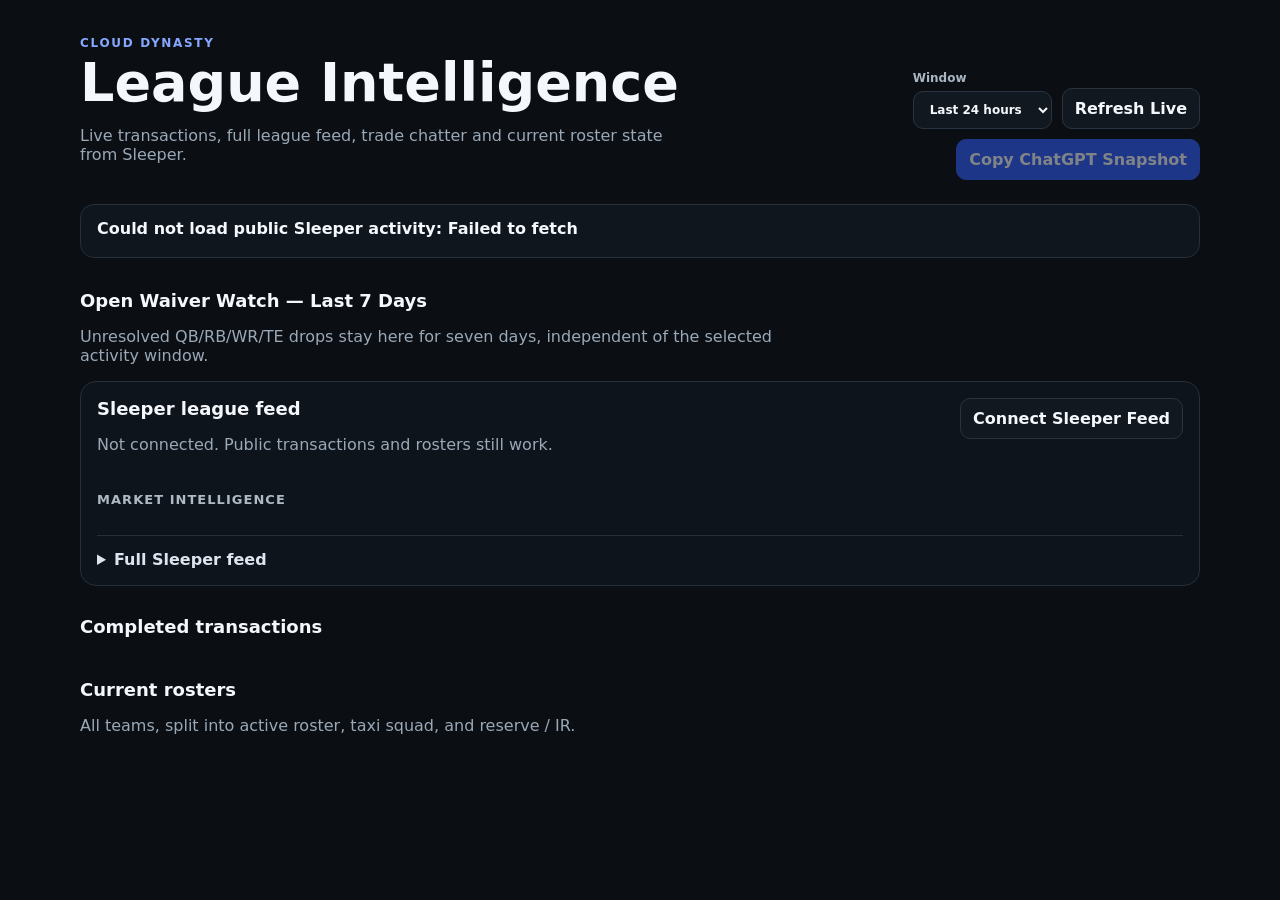
<file: activity/index.html>
<!doctype html>
<html lang="en">
<head>
  <meta charset="utf-8">
  <meta name="viewport" content="width=device-width,initial-scale=1">
  <title>Cloud Dynasty League Intelligence</title>
  <link rel="stylesheet" href="styles.css">
</head>
<body>
  <main class="shell">
    <header>
      <div>
        <p class="eyebrow">CLOUD DYNASTY</p>
        <h1>League Intelligence</h1>
        <p class="sub">Live transactions, full league feed, trade chatter and current roster state from Sleeper.</p>
      </div>
      <div class="controls">
        <label>Window
          <select id="hours">
            <option value="24" selected>Last 24 hours</option>
            <option value="48">Last 48 hours</option>
            <option value="72">Last 72 hours</option>
          </select>
        </label>
        <button id="refresh" type="button">Refresh Live</button>
        <button id="copy" class="primary" type="button" disabled>Copy ChatGPT Snapshot</button>
      </div>
    </header>

    <section class="status-panel">
      <div id="status">Loading…</div>
      <div id="meta"></div>
    </section>

    <section aria-labelledby="waiver-watch-heading">
      <h2 id="waiver-watch-heading">Open Waiver Watch — Last 7 Days</h2>
      <p class="hint">Unresolved QB/RB/WR/TE drops stay here for seven days, independent of the selected activity window.</p>
      <div id="waiver-watch" class="stack"></div>
    </section>

    <section class="feed-panel" aria-labelledby="feed-heading">
      <div class="feed-panel-top">
        <div>
          <h2 id="feed-heading">Sleeper league feed</h2>
          <p id="feed-status" class="hint">Not connected. Public transactions and rosters still work.</p>
        </div>
        <div class="feed-controls" id="feed-controls"></div>
      </div>

      <h3 class="section-label">Market Intelligence</h3>
      <div id="market-intelligence" class="stack"></div>

      <details class="feed-details">
        <summary>Full Sleeper feed</summary>
        <div id="full-feed" class="stack feed-stack"></div>
      </details>
    </section>

    <section>
      <h2>Completed transactions</h2>
      <div id="activity" class="stack"></div>
    </section>

    <section>
      <h2>Current rosters</h2>
      <p class="hint">All teams, split into active roster, taxi squad, and reserve / IR.</p>
      <div id="rosters" class="stack roster-stack"></div>
    </section>
  </main>
  <script src="activity_core.js"></script>
  <script src="sleeper_feed.js"></script>
  <script src="app.js"></script>
</body>
</html>
</file>
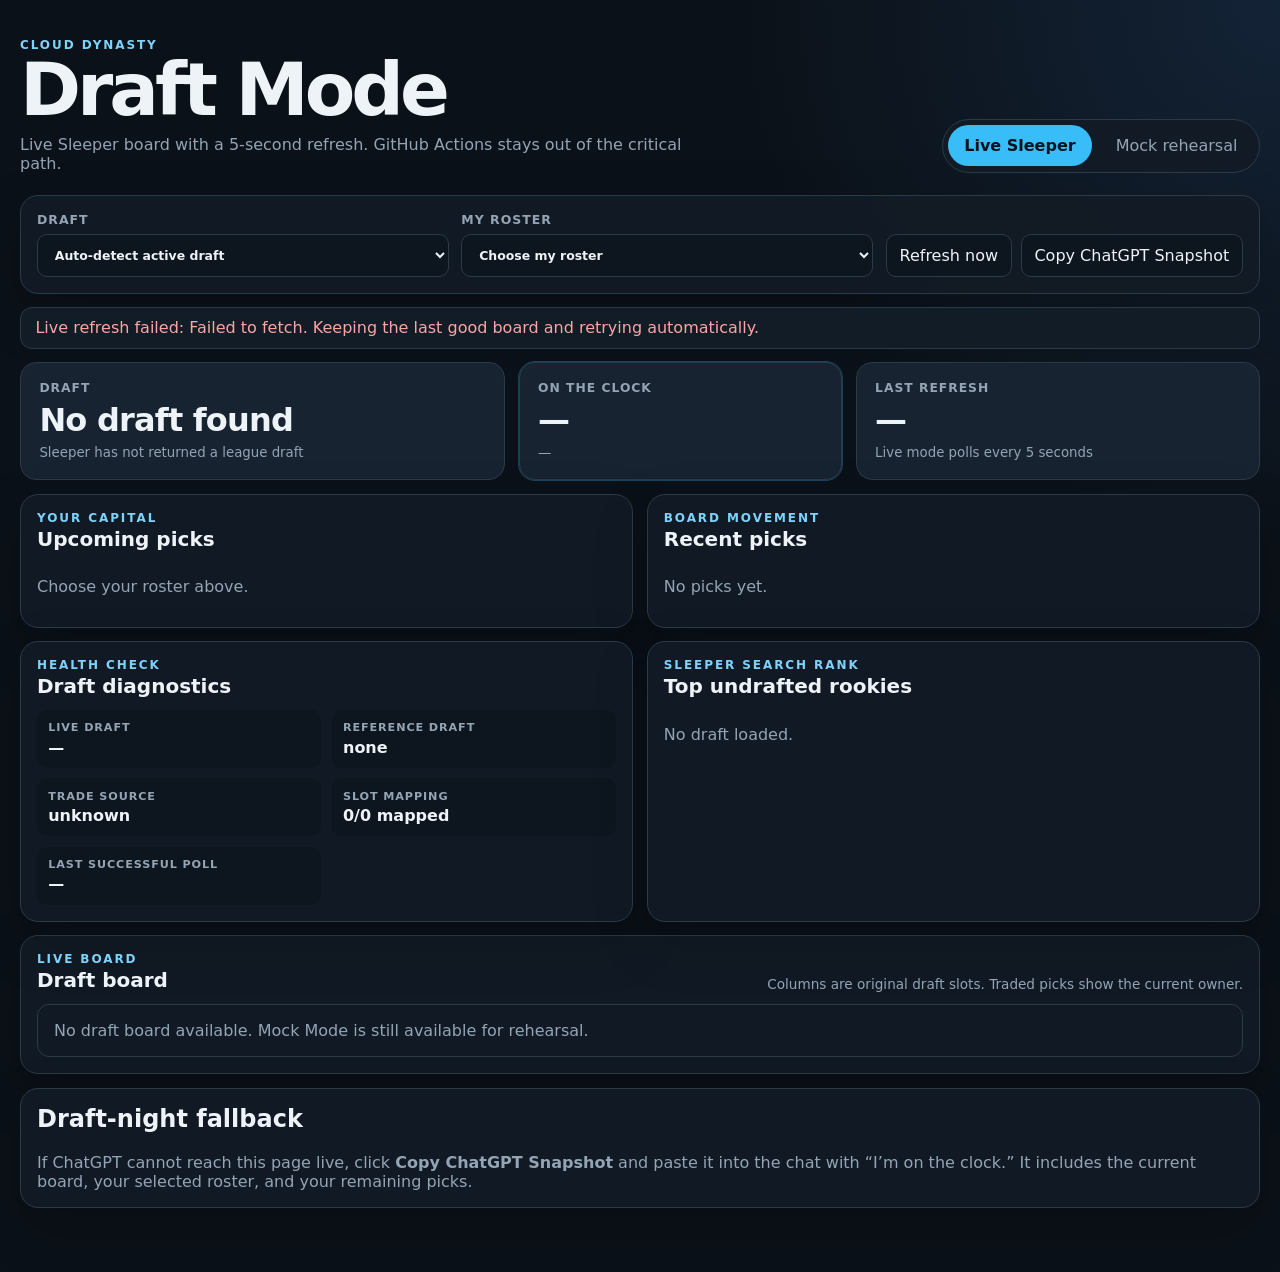
<file: draft/index.html>
<!doctype html>
<html lang="en">
<head>
  <meta charset="utf-8">
  <meta name="viewport" content="width=device-width, initial-scale=1">
  <meta name="color-scheme" content="dark light">
  <title>Cloud Dynasty Draft Mode</title>
  <link rel="stylesheet" href="./styles.css">
</head>
<body>
  <header class="hero">
    <div>
      <p class="eyebrow">Cloud Dynasty</p>
      <h1>Draft Mode</h1>
      <p class="subhead">Live Sleeper board with a 5-second refresh. GitHub Actions stays out of the critical path.</p>
    </div>
    <div class="mode-switch" aria-label="Draft mode">
      <button id="mode-live" class="mode-button active" type="button" aria-pressed="true">Live Sleeper</button>
      <button id="mode-mock" class="mode-button" type="button" aria-pressed="false">Mock rehearsal</button>
    </div>
  </header>

  <main>
    <section class="panel controls" aria-label="Draft controls">
      <label>
        Draft
        <select id="draft-select">
          <option value="auto">Auto-detect active draft</option>
        </select>
      </label>
      <label>
        My roster
        <select id="roster-select">
          <option value="">Choose my roster</option>
        </select>
      </label>
      <div class="button-row">
        <button id="manual-refresh" type="button">Refresh now</button>
        <button id="copy-snapshot" type="button">Copy ChatGPT Snapshot</button>
      </div>
      <div id="mock-controls" class="button-row mock-only" hidden>
        <button id="advance-one" type="button">Advance pick</button>
        <button id="advance-five" type="button">Advance 5</button>
        <button id="reset-mock" type="button">Reset mock</button>
      </div>
    </section>

    <div id="status-banner" class="status-banner" role="status">Loading Cloud Dynasty…</div>

    <section class="metrics" aria-label="Draft status">
      <article class="metric-card">
        <span>Draft</span>
        <strong id="draft-name">—</strong>
        <small id="draft-status">—</small>
      </article>
      <article class="metric-card emphasis">
        <span>On the clock</span>
        <strong id="current-pick">—</strong>
        <small id="current-owner">—</small>
      </article>
      <article class="metric-card">
        <span>Last refresh</span>
        <strong id="last-refresh">—</strong>
        <small id="refresh-note">Live mode polls every 5 seconds</small>
      </article>
    </section>

    <section class="side-grid">
      <article class="panel">
        <div class="section-heading">
          <div>
            <p class="eyebrow">Your capital</p>
            <h2>Upcoming picks</h2>
          </div>
        </div>
        <div id="upcoming-picks" class="pick-list empty-state">Choose your roster above.</div>
      </article>
      <article class="panel">
        <div class="section-heading">
          <div>
            <p class="eyebrow">Board movement</p>
            <h2>Recent picks</h2>
          </div>
        </div>
        <div id="recent-picks" class="pick-list empty-state">No picks yet.</div>
      </article>
    </section>

    <section class="side-grid">
      <article class="panel" id="diagnostics-panel">
        <div class="section-heading">
          <div>
            <p class="eyebrow">Health check</p>
            <h2>Draft diagnostics</h2>
          </div>
        </div>
        <dl class="diagnostic-grid">
          <div><dt>Live draft</dt><dd id="diagnostic-live-draft">—</dd></div>
          <div><dt>Reference draft</dt><dd id="diagnostic-reference-draft">—</dd></div>
          <div><dt>Trade source</dt><dd id="diagnostic-trade-source">—</dd></div>
          <div><dt>Slot mapping</dt><dd id="diagnostic-mapping">—</dd></div>
          <div><dt>Last successful poll</dt><dd id="diagnostic-last-poll">—</dd></div>
        </dl>
      </article>
      <article class="panel">
        <div class="section-heading">
          <div>
            <p class="eyebrow">Sleeper search rank</p>
            <h2>Top undrafted rookies</h2>
          </div>
        </div>
        <div id="available-rookies" class="available-grid empty-state">Loading player board…</div>
      </article>
    </section>

    <section id="draft-complete-summary" class="panel complete-summary" hidden>
      <div class="section-heading">
        <div>
          <p class="eyebrow">Post-draft</p>
          <h2>Draft complete roster summary</h2>
        </div>
      </div>
      <div id="draft-complete-content" class="empty-state">Choose your roster to see the post-draft summary.</div>
    </section>

    <section class="panel board-panel">
      <div class="section-heading board-heading">
        <div>
          <p class="eyebrow">Live board</p>
          <h2>Draft board</h2>
        </div>
        <p class="board-note">Columns are original draft slots. Traded picks show the current owner.</p>
      </div>
      <div id="draft-board" class="board-wrap" aria-live="polite"></div>
    </section>

    <section class="panel help-panel">
      <h2>Draft-night fallback</h2>
      <p>If ChatGPT cannot reach this page live, click <strong>Copy ChatGPT Snapshot</strong> and paste it into the chat with “I’m on the clock.” It includes the current board, your selected roster, and your remaining picks.</p>
    </section>
  </main>

  <script type="module" src="./app.js"></script>
</body>
</html>
</file>
<file: activity/styles.css>
:root {
  color-scheme: dark;
  font-family: Inter, ui-sans-serif, system-ui, -apple-system, BlinkMacSystemFont, "Segoe UI", sans-serif;
  background: #0b0f14;
  color: #f4f7fb;
}
* { box-sizing: border-box; }
body { margin: 0; background: #0b0f14; }
.shell { width: min(1120px, calc(100% - 32px)); margin: 0 auto; padding: 36px 0 72px; }
header { display: flex; gap: 28px; align-items: flex-end; justify-content: space-between; margin-bottom: 24px; }
.eyebrow { margin: 0 0 6px; font-size: 12px; letter-spacing: .14em; color: #86a7ff; font-weight: 800; }
h1 { margin: 0; font-size: clamp(32px, 5vw, 54px); line-height: 1; }
.sub, .hint { color: #9aa8b7; max-width: 720px; }
.controls { display: flex; gap: 10px; align-items: end; flex-wrap: wrap; justify-content: flex-end; }
label { display: grid; gap: 6px; color: #aab5c2; font-size: 12px; font-weight: 700; }
select, button { border: 1px solid #2a3440; border-radius: 10px; background: #121820; color: #f4f7fb; padding: 10px 12px; font: inherit; }
button { cursor: pointer; font-weight: 750; }
button.primary { background: #315efb; border-color: #315efb; }
button:disabled { opacity: .5; cursor: default; }
.status-panel { border: 1px solid #25303b; background: #10161d; border-radius: 14px; padding: 14px 16px; margin-bottom: 32px; }
#status { font-weight: 750; }
#meta { color: #8e9baa; margin-top: 5px; font-size: 13px; }
h2 { font-size: 18px; margin: 30px 0 12px; }
.stack { display: grid; gap: 10px; }
.card, .roster-line, .empty { border: 1px solid #25303b; background: #10161d; border-radius: 14px; padding: 14px 16px; }
.card-top { display: flex; justify-content: space-between; align-items: center; gap: 12px; margin-bottom: 8px; }
.badge { font-size: 11px; letter-spacing: .08em; font-weight: 850; color: #9ab3ff; }
.time { color: #8491a0; font-size: 12px; }
.summary { line-height: 1.5; }
.type-trade { border-left: 4px solid #6d8cff; }
.type-waiver { border-left: 4px solid #8b74ff; }
.type-free_agent { border-left: 4px solid #53b58d; }
.roster-line { color: #dfe6ee; line-height: 1.55; font-size: 14px; }
.empty { color: #8794a2; }
@media (max-width: 760px) {
  header { align-items: stretch; flex-direction: column; }
  .controls { justify-content: flex-start; }
  .controls label, .controls select, .controls button { width: 100%; }
}

.feed-panel { border: 1px solid #25303b; background: #0e141b; border-radius: 16px; padding: 16px; margin-bottom: 30px; }
.feed-panel-top { display: flex; justify-content: space-between; gap: 18px; align-items: flex-start; }
.feed-panel-top h2 { margin-top: 0; }
.feed-controls { display: flex; flex-wrap: wrap; gap: 8px; justify-content: flex-end; }
.section-label { margin: 22px 0 10px; font-size: 13px; letter-spacing: .08em; text-transform: uppercase; color: #aeb9c5; }
.signal-card, .feed-card, .roster-card { border: 1px solid #25303b; background: #10161d; border-radius: 14px; padding: 14px 16px; }
.signal-card { border-left: 4px solid #8b74ff; }
.feed-card { border-left: 4px solid #34404d; }
.feed-kind-trade_interest, .feed-kind-trade_block { border-left-color: #8b74ff; }
.feed-kind-system { border-left-color: #506171; }
.feed-author { font-weight: 800; }
.feed-kind { margin-bottom: 6px; color: #8491a0; font-size: 10px; font-weight: 850; letter-spacing: .08em; }
.feed-details { margin-top: 18px; border-top: 1px solid #25303b; padding-top: 14px; }
.feed-details summary { cursor: pointer; font-weight: 800; color: #dce5ef; }
.feed-stack { margin-top: 12px; }
.roster-stack { grid-template-columns: repeat(auto-fit, minmax(300px, 1fr)); align-items: start; }
.roster-card h3 { margin: 0 0 12px; font-size: 16px; }
.roster-group { color: #dfe6ee; line-height: 1.5; font-size: 13px; margin-top: 8px; }
.roster-group strong { color: #9aa8b7; }
@media (max-width: 760px) {
  .feed-panel-top { flex-direction: column; }
  .feed-controls { width: 100%; justify-content: flex-start; }
  .feed-controls button { width: 100%; }
  .roster-stack { grid-template-columns: 1fr; }
}
</file>
<file: draft/styles.css>
:root {
  font-family: Inter, ui-sans-serif, system-ui, -apple-system, BlinkMacSystemFont, "Segoe UI", sans-serif;
  color: #eef3f8;
  background: #0b1118;
  font-synthesis: none;
  --panel: #121b25;
  --panel-2: #172330;
  --border: #2b3a49;
  --muted: #93a4b5;
  --accent: #7dd3fc;
  --accent-strong: #38bdf8;
  --good: #86efac;
  --warn: #fcd34d;
  --bad: #fca5a5;
}

* { box-sizing: border-box; }
body { margin: 0; min-height: 100vh; background: radial-gradient(circle at top right, #132336 0, #0b1118 34rem); }
button, select { font: inherit; }
button { cursor: pointer; }

.hero {
  max-width: 1500px;
  margin: 0 auto;
  padding: 2.4rem 1.25rem 1.4rem;
  display: flex;
  gap: 1.5rem;
  justify-content: space-between;
  align-items: end;
}
.hero h1 { margin: .15rem 0 .35rem; font-size: clamp(2.2rem, 6vw, 4.6rem); letter-spacing: -.055em; line-height: .95; }
.eyebrow { margin: 0; text-transform: uppercase; letter-spacing: .16em; color: var(--accent); font-size: .75rem; font-weight: 800; }
.subhead { margin: .65rem 0 0; max-width: 700px; color: var(--muted); }

.mode-switch { display: flex; gap: .5rem; background: var(--panel); padding: .35rem; border: 1px solid var(--border); border-radius: 999px; }
.mode-button { border: 0; border-radius: 999px; padding: .7rem 1rem; background: transparent; color: var(--muted); }
.mode-button.active { background: var(--accent-strong); color: #04121b; font-weight: 800; }

main { max-width: 1500px; margin: 0 auto; padding: 0 1.25rem 4rem; }
.panel { background: rgba(18,27,37,.96); border: 1px solid var(--border); border-radius: 18px; box-shadow: 0 20px 55px rgba(0,0,0,.18); }
.controls { padding: 1rem; display: grid; grid-template-columns: minmax(220px, 1.1fr) minmax(220px, 1.1fr) auto; gap: .8rem; align-items: end; }
.controls label { display: grid; gap: .38rem; color: var(--muted); font-size: .78rem; font-weight: 700; text-transform: uppercase; letter-spacing: .08em; }
select, .controls button { min-height: 43px; border-radius: 10px; border: 1px solid var(--border); background: #0d151e; color: #eef3f8; padding: .65rem .8rem; }
.controls button:hover { border-color: var(--accent); }
.button-row { display: flex; gap: .55rem; flex-wrap: wrap; }
.mock-only { grid-column: 1 / -1; padding-top: .2rem; }
#mock-controls[hidden] { display: none; }

.status-banner { margin: .85rem 0; min-height: 2.6rem; display: flex; align-items: center; padding: .6rem .9rem; border-radius: 12px; background: #111c27; border: 1px solid var(--border); color: var(--muted); }
.status-banner.ok { color: var(--good); }
.status-banner.warn { color: var(--warn); }
.status-banner.error { color: var(--bad); }

.metrics { display: grid; grid-template-columns: 1.2fr .8fr 1fr; gap: .85rem; margin-bottom: .85rem; }
.metric-card { padding: 1.1rem 1.15rem; border: 1px solid var(--border); border-radius: 16px; background: var(--panel-2); display: grid; gap: .3rem; min-height: 118px; }
.metric-card span { color: var(--muted); font-size: .77rem; text-transform: uppercase; letter-spacing: .08em; font-weight: 700; }
.metric-card strong { font-size: clamp(1.2rem, 3vw, 2rem); letter-spacing: -.025em; }
.metric-card small { color: var(--muted); }
.metric-card.emphasis { outline: 1px solid rgba(56,189,248,.3); }

.side-grid { display: grid; grid-template-columns: 1fr 1fr; gap: .85rem; margin-bottom: .85rem; }
.side-grid .panel { padding: 1rem; }
.section-heading { display: flex; align-items: end; justify-content: space-between; gap: 1rem; margin-bottom: .75rem; }
.section-heading h2 { margin: .12rem 0 0; font-size: 1.25rem; }
.board-note { color: var(--muted); margin: 0; font-size: .85rem; }
.pick-list { display: grid; gap: .45rem; }
.pick-row { display: grid; grid-template-columns: auto 1fr auto; gap: .7rem; align-items: center; padding: .65rem .7rem; background: #0d151e; border-radius: 10px; border: 1px solid transparent; }
.pick-row .pick-label { font-weight: 800; color: var(--accent); }
.pick-row .meta { color: var(--muted); font-size: .82rem; text-align: right; }
.empty-state { color: var(--muted); padding: .9rem 0; }

.board-panel { padding: 1rem; overflow: hidden; }
.board-wrap { overflow: auto; border-radius: 12px; border: 1px solid var(--border); }
table { border-collapse: separate; border-spacing: 0; width: max(100%, 1120px); background: #0d151e; }
th, td { border-right: 1px solid var(--border); border-bottom: 1px solid var(--border); padding: .55rem; min-width: 125px; vertical-align: top; }
th:last-child, td:last-child { border-right: 0; }
tbody tr:last-child td, tbody tr:last-child th { border-bottom: 0; }
thead th { position: sticky; top: 0; z-index: 2; background: #172330; font-size: .76rem; color: var(--muted); text-align: left; }
tbody th { position: sticky; left: 0; z-index: 1; background: #172330; min-width: 72px; color: var(--accent); }
.board-cell { min-height: 92px; display: grid; align-content: start; gap: .22rem; }
.board-cell .pick-number { color: var(--muted); font-size: .72rem; }
.board-cell .player { font-weight: 800; line-height: 1.15; }
.board-cell .position { color: var(--accent); font-size: .78rem; }
.board-cell .owner { color: var(--muted); font-size: .72rem; }
.board-cell.empty .player { color: #52677a; font-weight: 600; }
td.on-clock { background: rgba(56,189,248,.13); box-shadow: inset 0 0 0 2px var(--accent-strong); }
td.my-pick { background: rgba(134,239,172,.08); }
.trade-badge { display: inline-block; margin-top: .2rem; padding: .12rem .35rem; border-radius: 999px; background: rgba(252,211,77,.11); color: var(--warn); font-size: .65rem; font-weight: 800; }

.help-panel { margin-top: .85rem; padding: 1rem; }
.help-panel h2 { margin-top: 0; }
.help-panel p { color: var(--muted); margin-bottom: 0; }

@media (max-width: 900px) {
  .hero { align-items: stretch; flex-direction: column; }
  .mode-switch { align-self: flex-start; }
  .controls { grid-template-columns: 1fr; }
  .button-row, .mock-only { grid-column: 1; }
  .metrics, .side-grid { grid-template-columns: 1fr; }
}

.diagnostic-grid { display: grid; grid-template-columns: 1fr 1fr; gap: .65rem; margin: 0; }
.diagnostic-grid > div { background: #0d151e; border-radius: 10px; padding: .7rem; min-width: 0; }
.diagnostic-grid dt { color: var(--muted); font-size: .7rem; text-transform: uppercase; letter-spacing: .08em; font-weight: 800; }
.diagnostic-grid dd { margin: .22rem 0 0; font-weight: 750; overflow-wrap: anywhere; }
.available-grid { display: grid; gap: .55rem; }
.available-position { display: grid; grid-template-columns: 42px 1fr; gap: .7rem; align-items: start; background: #0d151e; border-radius: 10px; padding: .65rem .7rem; }
.available-position strong { color: var(--accent); }
.available-position span { color: var(--muted); line-height: 1.45; }
.complete-summary { margin-bottom: .85rem; padding: 1rem; }
.complete-summary[hidden] { display: none; }
.summary-grid { display: grid; grid-template-columns: 1.2fr .8fr; gap: .85rem; }
.summary-box { background: #0d151e; border-radius: 12px; padding: .8rem; }
.summary-box h3 { margin: 0 0 .5rem; font-size: 1rem; }
.summary-box ul { margin: 0; padding-left: 1.1rem; color: var(--muted); }
.summary-box p { margin: .3rem 0; color: var(--muted); }

@media (max-width: 900px) {
  .diagnostic-grid, .summary-grid { grid-template-columns: 1fr; }
}
</file>
